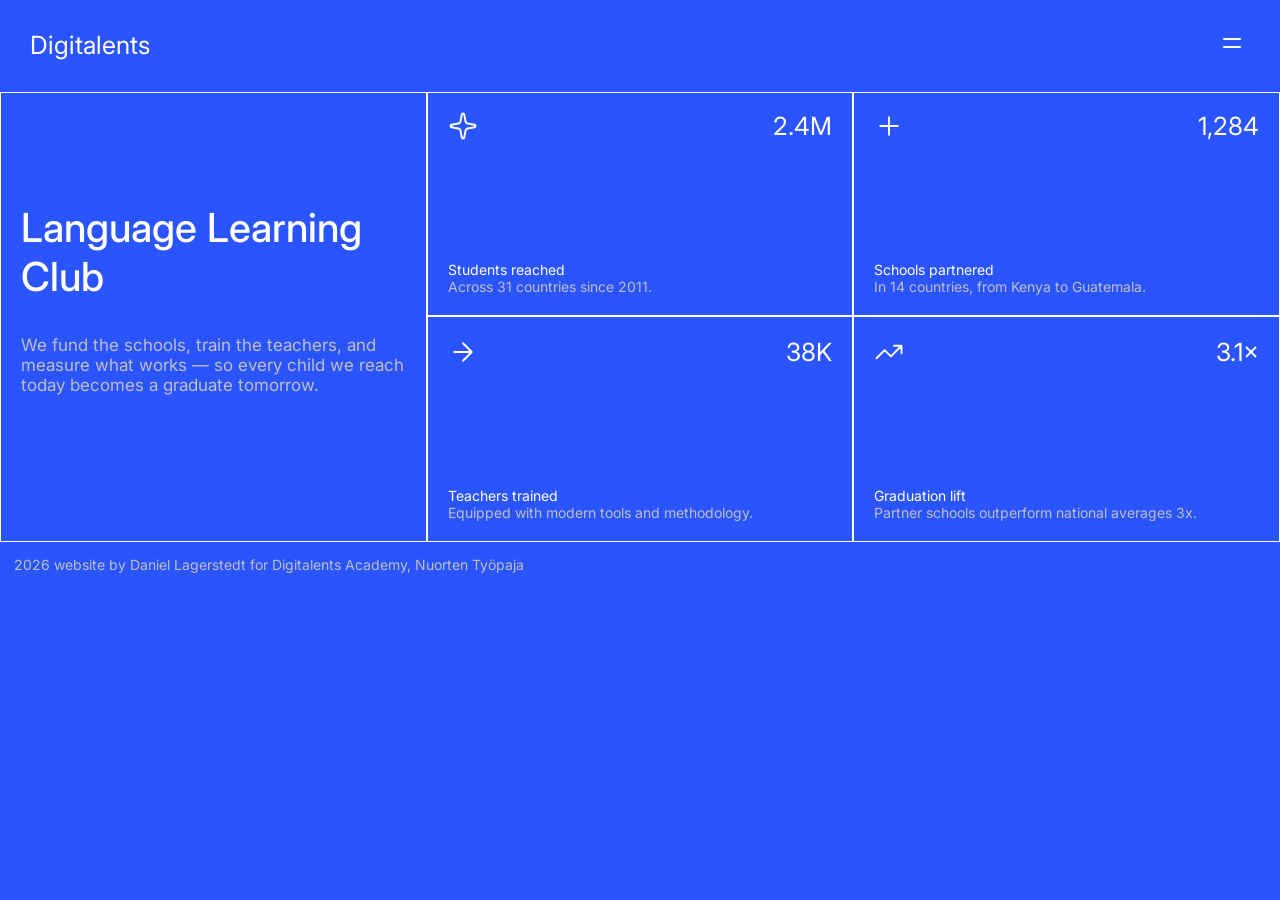
<file: index.html>
<!DOCTYPE html>
<html lang="en">
<head>
  <meta charset="UTF-8">
  <meta name="viewport" content="width=device-width, initial-scale=1.0"> <!-- displays site properly based on user's device -->


  <title>Language Learning Club</title>

  <link rel="stylesheet" href="styles/llc.css">
  <link rel="preconnect" href="https://fonts.googleapis.com">
<link rel="preconnect" href="https://fonts.gstatic.com" crossorigin>
<link href="https://fonts.googleapis.com/css2?family=Bai+Jamjuree:ital,wght@0,200;0,300;0,400;0,500;0,600;0,700;1,200;1,300;1,400;1,500;1,600;1,700&family=Inter:ital,opsz,wght@0,14..32,100..900;1,14..32,100..900&family=Montserrat:ital,wght@0,100..900;1,100..900&family=Outfit:wght@100..900&family=Roboto:ital,wght@0,100..900;1,100..900&display=swap" rel="stylesheet">
</head>
<body>

  <!-- Nav -->
  <nav class="nav">Digitalents
        <button class="nav-icon" onclick="
          toggleMenu();
          "><img class="nav-icon" src="assets/images/icon-menu.svg"></button>
  </nav>

  <!-- Hero -->
      <div class="container">

  <div class="box hero-box">
    <div class="main-title">
    Language Learning Club</div>
    <p></p>

  <div class="low-description">We fund the schools, train the teachers, and measure what works — so every child we reach today becomes a graduate tomorrow.
    </div>
    <p></p>
    </div>

  <!-- Stats -->
  <div class="box stat-box">
  <div class="number-div">
    <img class="icon" src="assets/images/icon-sparkle.svg">
    2.4M</div>
  <div class="description">
  <div>Students reached</div>
  <div class="low-description">Across 31 countries since 2011.</div>
  </div>
  </div>

  <div class="box stat-box">
  <div class="number-div">
        <img class="icon" src="assets/images/icon-plus.svg">
    1,284</div>
  <div class="description">
  <div>Schools partnered</div>
  <div class="low-description">In 14 countries, from Kenya to Guatemala.</div>
  </div>
  </div>

  <div class="box stat-box">
  <div class="number-div">
        <img class="icon" src="assets/images/icon-arrow-right.svg">
    38K</div>
  <div class="description">
  <div>Teachers trained</div>
  <div class="low-description">Equipped with modern tools and methodology.</div>
  </div>
  </div>

  <div class="box stat-box">
  <div class="number-div">
        <img class="icon" src="assets/images/icon-trending-up.svg">
    3.1×</div>
  <div class="description">
  <div>Graduation lift</div>
  <div class="low-description">Partner schools outperform national averages 3x.</div>
  </div>
  </div>
</div>
  <!-- Footer -->
  <footer class="footer">2026 website by Daniel Lagerstedt for Digitalents Academy, Nuorten Työpaja
  </footer>

  <!-- Menu panel — hidden until the hamburger is activated -->
  <div class="hamburger-menu">
  <a class="hamburger-text" href="about.html">About</a>
  <a class="hamburger-text" href="our-work.html">Our Work</a>
  <a class="hamburger-text" href="partners.html">Partners</a>
  </div>  

  <script>
    function toggleMenu() {
      const menu = document.querySelector('.hamburger-menu');
      menu.classList.toggle('active');
      const container = document.querySelector('.container');
      container.classList.toggle('active');
      const footer = document.querySelector('.footer');
      footer.classList.toggle('active');
    }
  </script>
</body>
</html>



<!-- 


<div class="description">Send feedback on the landing page to daniel.lagerstedt1@gmail.com</div>



needs a logo
-->
</file>
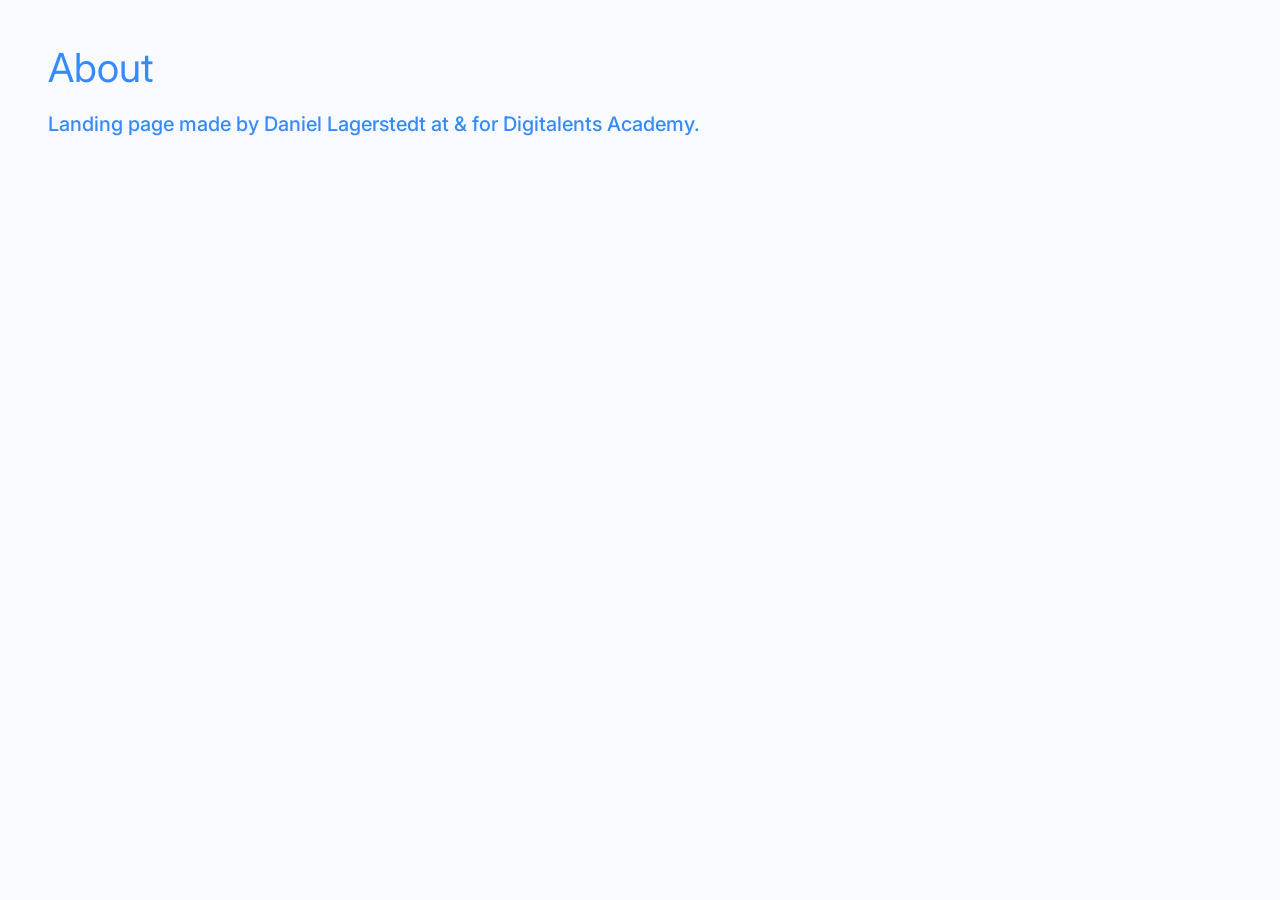
<file: about.html>
<!DOCTYPE html>
<html lang="en">
<head>
  <meta charset="UTF-8">
  <meta name="viewport" content="width=device-width, initial-scale=1.0"> <!-- displays site properly based on user's device -->


  <title>Language Learning Club</title>

  <link rel="preconnect" href="https://fonts.googleapis.com">
<link rel="preconnect" href="https://fonts.gstatic.com" crossorigin>
<link href="https://fonts.googleapis.com/css2?family=Bai+Jamjuree:ital,wght@0,200;0,300;0,400;0,500;0,600;0,700;1,200;1,300;1,400;1,500;1,600;1,700&family=Inter:ital,opsz,wght@0,14..32,100..900;1,14..32,100..900&family=Montserrat:ital,wght@0,100..900;1,100..900&family=Outfit:wght@100..900&family=Roboto:ital,wght@0,100..900;1,100..900&display=swap" rel="stylesheet">

<link rel="stylesheet" href="styles/sidebar-linked-pages.css">

</head>

<body>

<div class="main-title">About</div>

<p></p>


<div class="description">Landing page made by Daniel Lagerstedt at & for Digitalents Academy.</div>


</body>
</html>
</file>
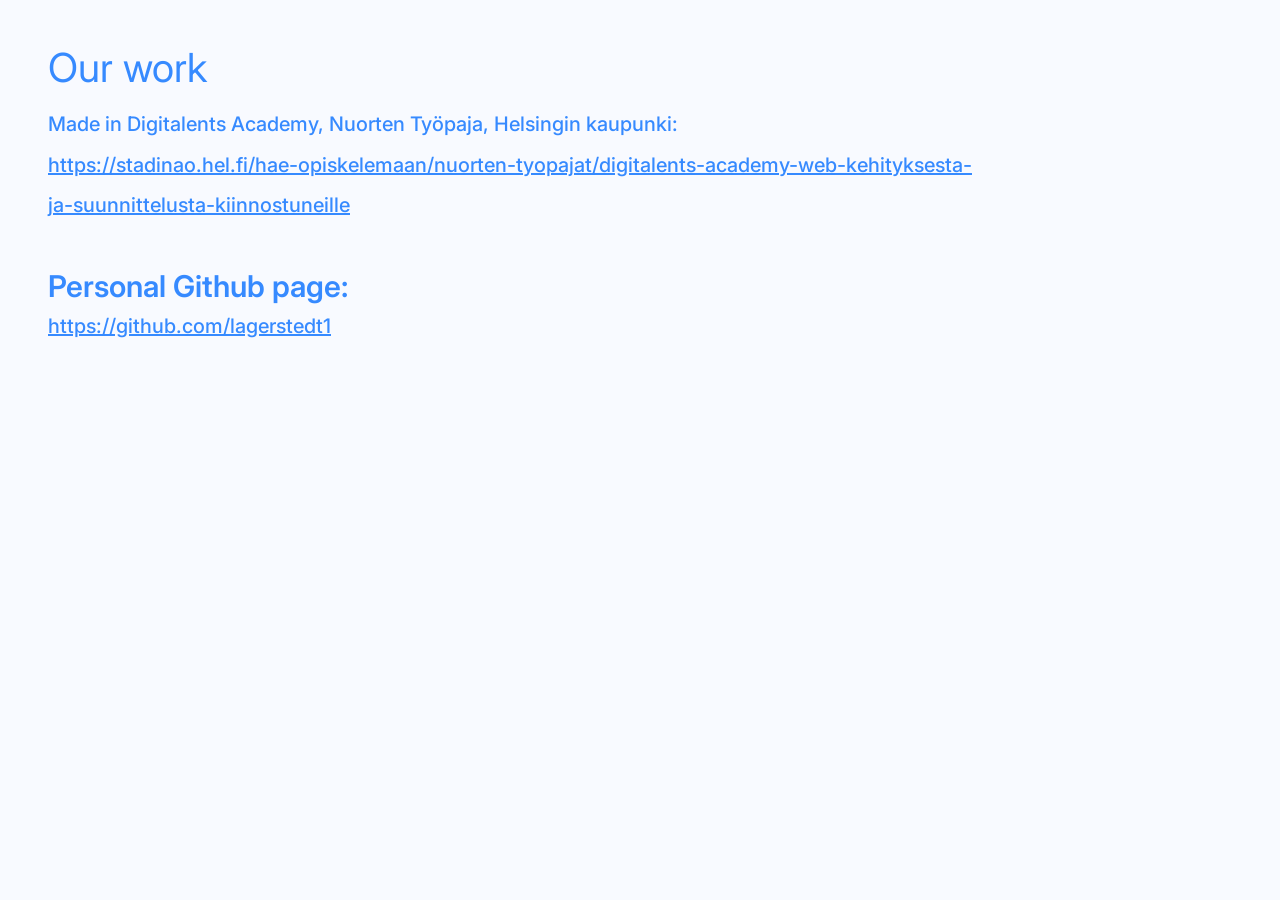
<file: our-work.html>
<!DOCTYPE html>
<html lang="en">
<head>
  <meta charset="UTF-8">
  <meta name="viewport" content="width=device-width, initial-scale=1.0"> <!-- displays site properly based on user's device -->

  <title>Language Learning Club</title>

  <link rel="preconnect" href="https://fonts.googleapis.com">
<link rel="preconnect" href="https://fonts.gstatic.com" crossorigin>
<link href="https://fonts.googleapis.com/css2?family=Bai+Jamjuree:ital,wght@0,200;0,300;0,400;0,500;0,600;0,700;1,200;1,300;1,400;1,500;1,600;1,700&family=Inter:ital,opsz,wght@0,14..32,100..900;1,14..32,100..900&family=Montserrat:ital,wght@0,100..900;1,100..900&family=Outfit:wght@100..900&family=Roboto:ital,wght@0,100..900;1,100..900&display=swap" rel="stylesheet">

<link rel="stylesheet" href="styles/sidebar-linked-pages.css">

</head>
<body>
<div class="main-title">Our work</div>
<p></p>
<div class="description">Made in Digitalents Academy, Nuorten Työpaja, Helsingin kaupunki:</div>
<a class="description" href="https://stadinao.hel.fi/hae-opiskelemaan/nuorten-tyopajat/digitalents-academy-web-kehityksesta-ja-suunnittelusta-kiinnostuneille">https://stadinao.hel.fi/hae-opiskelemaan/nuorten-tyopajat/digitalents-academy-web-kehityksesta-ja-suunnittelusta-kiinnostuneille</a>
<p></p>
<div class="title">Personal Github page:</div>
<a class="description" href="https://github.com/lagerstedt1">https://github.com/lagerstedt1</a>
  </body>
</html>
</file>
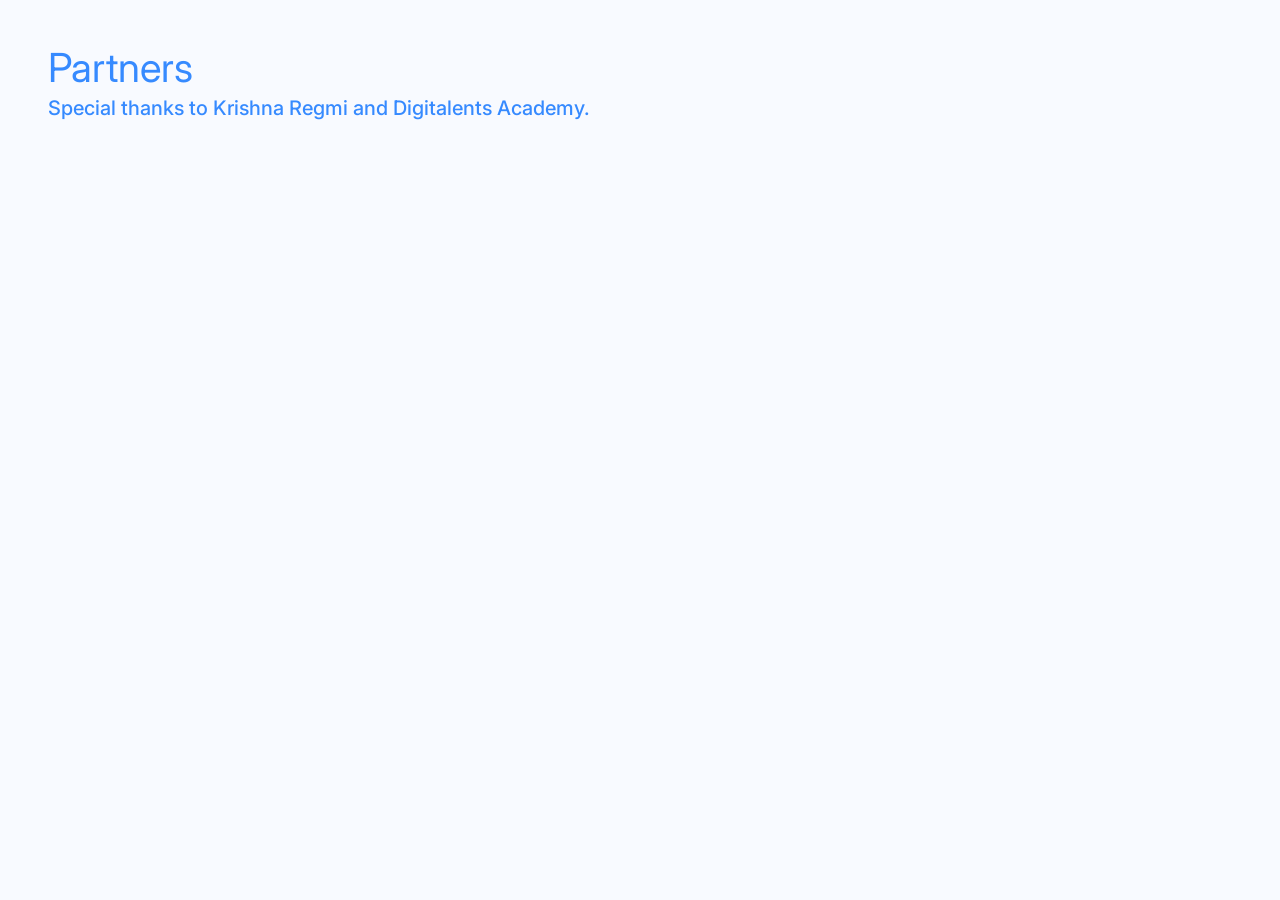
<file: partners.html>
<!DOCTYPE html>
<html lang="en">
<head>
  <meta charset="UTF-8">
  <meta name="viewport" content="width=device-width, initial-scale=1.0"> <!-- displays site properly based on user's device -->


  <title>Language Learning Club</title>

  <link rel="preconnect" href="https://fonts.googleapis.com">
<link rel="preconnect" href="https://fonts.gstatic.com" crossorigin>
<link href="https://fonts.googleapis.com/css2?family=Bai+Jamjuree:ital,wght@0,200;0,300;0,400;0,500;0,600;0,700;1,200;1,300;1,400;1,500;1,600;1,700&family=Inter:ital,opsz,wght@0,14..32,100..900;1,14..32,100..900&family=Montserrat:ital,wght@0,100..900;1,100..900&family=Outfit:wght@100..900&family=Roboto:ital,wght@0,100..900;1,100..900&display=swap" rel="stylesheet">

<link rel="stylesheet" href="styles/sidebar-linked-pages.css">

</head>
<body>
<div class="main-title">Partners</div>
<div class="description">Special thanks to Krishna Regmi and Digitalents Academy.</div>
  </body>
</html>
</file>
<file: styles/llc.css>
body {
  background-color: hsl(228, 99%, 58%);
  font-family: inter;
  color: white;
  font-size: 17px;
  margin: 0;
  padding: 0;
}

.hamburger-text {
  color: white;
  text-decoration: none;
}

.nav {
  display: flex;
  justify-content: space-between;
  padding: 30px;
  border-bottom: solid;
  border-width: 0.1px;
}
.nav-icon {
background-color: hsl(228, 99%, 58%);
border: none;
cursor: pointer;
}

.main-title {
font-size: 30px;
font-weight: 500;
}

.box {
  padding: 20px;
  border: solid;
  border-width: 0.1px;
  display: flex;
  flex-direction: column;
  transition: background-color 0.25s;
}
.box:hover {
  cursor: pointer;
  background-color: hsl(228, 94%, 64%);
}
.description {
  font-size: 14px;
}

.low-description {
color: rgb(190, 190, 190);
}

.number-div {
  padding-bottom: 120px;
  display: flex;
  flex-direction: row;
  justify-content: space-between;
  font-size: 30px;
}

.icon {
  height: 30px;
}
.footer {
  font-size: 14px;
  padding: 10px;
  color: rgb(190, 190, 190);
}
.container.active, footer.active {
  background-color:hsl(228, 91%, 48%);
  opacity: 0.6;
}

@media (max-width: 768px) {
  
.hamburger-menu {
  position: fixed;
  right: 0;
  top: 0;
  left: 0;
  box-sizing: border-box;
  background-color: hsl(228, 99%, 58%);
  z-index: 100;
  display: flex;
  flex-direction: column;
  gap: 20px;
  align-items: center;
  padding-top: 110px;
  padding-bottom: 40px;
  font-weight: 400;
  font-size: 30px;
  transform: translateY(-100%);
  transition: transform 0.4s cubic-bezier(0.25, 1, 0.5, 1);
}
.hamburger-menu.active {
  transform: translateY(0);
}

nav {
  padding: 10px;
  display: grid;
  grid-template-rows: repeat(3, 1fr);
  position: fixed;
  top: 0;
  left: 0;
  right: 0;
  z-index: 102;
  background-color: hsl(228, 99%, 58%);
  font-size: 25px;
}
.container {
  margin-top: 70px;
}
}

@media (min-width: 768px) {
  body {
  display: flex;
  flex-direction: column;
}
.container {
display: grid;
grid-template-columns: repeat(3, 1fr);
margin-top: 90px;
transition: background-color 0.3s ease;
}


.main-title {
font-size: 40px;
}


.hamburger-menu {
  position: fixed;
  right: 0;
  top: 93px;
  bottom: 0;
  width: 33.3%;
  box-sizing: border-box;
  background-color: hsl(228, 99%, 58%);
  z-index: 101;
  display: flex;
  flex-direction: column;
  gap: 20px;
  align-items: flex-end;
  padding: 40px;
  font-weight: 400;
  font-size: 30px;
  transform: translateX(100%);
  transition: transform 0.4s cubic-bezier(0.25, 1, 0.5, 1);
}
.hamburger-menu.active {
  transform: translateX(0);
}

.hamburger-text:hover {
  text-decoration: underline;
  cursor: pointer;
}

.hero-box {
 grid-column: 1;
 grid-row: span 2;
 justify-content: center;
}

.number-div {
  font-size: 25px;
}

nav {
  display: grid;
  grid-template-rows: repeat(3, 1fr);
  position: fixed;
  top: 0;
  left: 0;
  right: 0;
  z-index: 100;
  background-color: hsl(228, 99%, 58%);
  font-size: 25px;
}
.nav-icon {
  font-size: 25px;
}
.footer {
  padding: 14px;
}
}
</file>
<file: styles/sidebar-linked-pages.css>
body {
  background-color:rgb(248, 250, 255);
  padding: 40px;
  line-height: 40px;
  color:rgb(54, 138, 255);
  font-family: inter;
}
.main-title {
  font-size: 40px;
}
.title {
  font-size: 30px;
  margin-top: 40px;
  font-weight: 600;
}
.description {
  font-size: 20px;
  display: inline-block;
  font-weight: 500;
}
@media (min-width: 768px) {
  div, a {
  width: 80%;
}
}
a {
  color: rgb(54, 138, 255);
}
</file>
